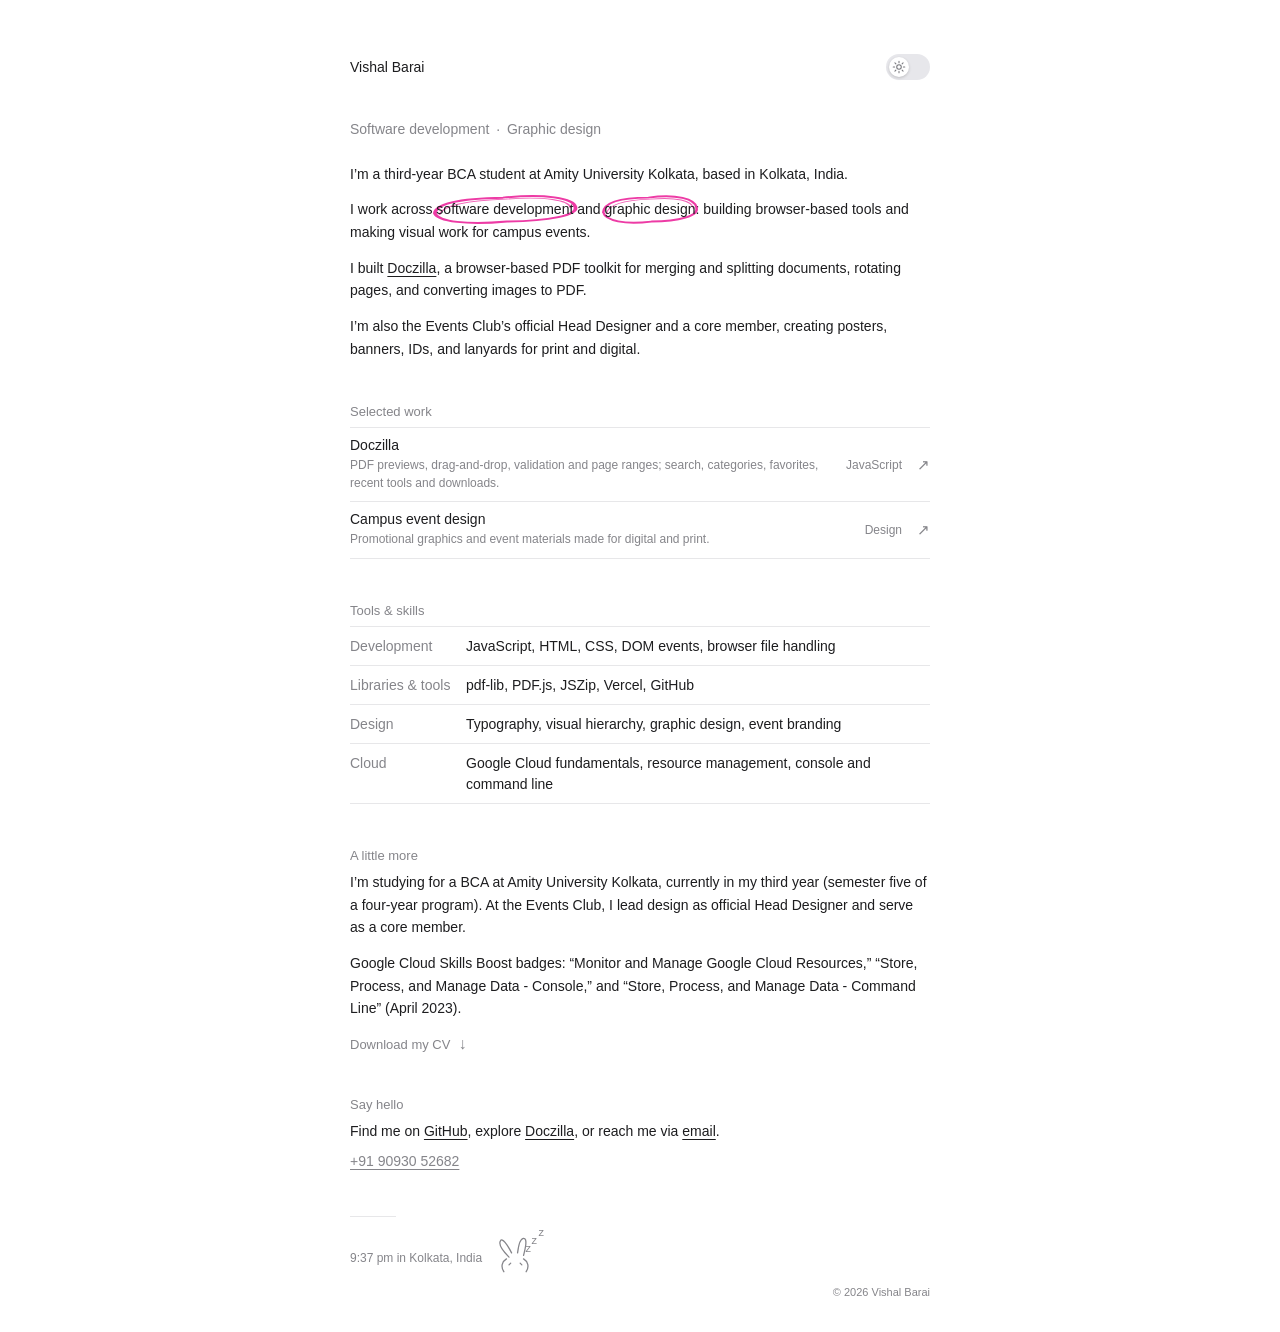
<file: my portfolio/index.html>
<!doctype html>
<html lang="en">
  <head>
    <meta charset="UTF-8" />
    <meta name="viewport" content="width=device-width, initial-scale=1.0" />
    <meta name="theme-color" content="#ffffff" />
    <meta
      name="description"
      content="Vishal Barai is a BCA student in Kolkata interested in software development and graphic design. Explore Doczilla and his campus design work."
    />
    <title>Vishal Barai — Software Development &amp; Graphic Design</title>
    <script>
      try {
        if (localStorage.getItem("portfolio-theme") === "dark") {
          document.documentElement.dataset.theme = "dark";
          document.querySelector('meta[name="theme-color"]').content = "#161617";
        }
      } catch (error) {
        console.error("Unable to restore the saved appearance preference.", error);
      }
    </script>
    <link rel="stylesheet" href="styles.css" />
    <script src="script.js" defer></script>
  </head>
  <body>
    <a class="skip-link" href="#main">Skip to content</a>
    <header class="site-header page-shell">
      <a class="wordmark" href="#top" id="top">Vishal Barai</a>
      <button class="theme-toggle" type="button" aria-label="Dark mode" aria-pressed="false" title="Switch to dark mode">
        <span class="theme-toggle-thumb" aria-hidden="true">
          <svg class="theme-icon theme-icon-sun" viewBox="0 0 20 20" fill="none">
            <circle cx="10" cy="10" r="3.25" />
            <path d="M10 1.75v2M10 16.25v2M18.25 10h-2M3.75 10h-2m14.08-5.83-1.42 1.42M5.59 14.41l-1.42 1.42m11.66 0-1.42-1.42M5.59 5.59 4.17 4.17" />
          </svg>
          <svg class="theme-icon theme-icon-moon" viewBox="0 0 20 20" fill="none">
            <path d="M16.4 12.35A7.1 7.1 0 0 1 7.65 3.6a7.1 7.1 0 1 0 8.75 8.75Z" />
          </svg>
        </span>
      </button>
    </header>

    <main class="page-shell" id="main">
      <section class="intro" aria-label="Introduction">
        <p class="intro-meta">Software development <span aria-hidden="true">·</span> Graphic design</p>
        <p>I’m a third-year BCA student at Amity University Kolkata, based in Kolkata, India.</p>
        <p>
          I work across
          <span class="hand-mark">software development<svg viewBox="0 0 100 44" preserveAspectRatio="none" aria-hidden="true"><path d="M5 23C6 10 23 5 49 6 76 2 94 10 95 21 97 32 78 38 51 37 25 40 7 34 5 23Z" /><path class="mark-second-stroke" d="M8 25C10 13 27 8 51 8 76 6 91 12 92 22" /></svg></span>
          and
          <span class="hand-mark">graphic design<svg viewBox="0 0 100 44" preserveAspectRatio="none" aria-hidden="true"><path d="M5 23C6 10 23 5 49 6 76 2 94 10 95 21 97 32 78 38 51 37 25 40 7 34 5 23Z" /><path class="mark-second-stroke" d="M8 25C10 13 27 8 51 8 76 6 91 12 92 22" /></svg></span>:
          building browser-based tools and making visual work for campus events.
        </p>
        <p>
          I built <a href="doczilla.html">Doczilla</a>,
          a browser-based PDF toolkit for merging and splitting documents, rotating pages, and converting images to PDF.
        </p>
        <p>
          I’m also the Events Club’s official Head Designer and a core member, creating posters, banners, IDs, and lanyards for print and digital.
        </p>
      </section>

      <section class="work-section" id="projects" aria-labelledby="work-heading">
        <h2 class="section-label" id="work-heading">Selected work</h2>
        <ul class="work-list">
          <li>
            <a class="work-row" href="doczilla.html">
              <span class="work-copy">
                <span class="work-title">Doczilla</span>
                <span class="work-detail">PDF previews, drag-and-drop, validation and page ranges; search, categories, favorites, recent tools and downloads.</span>
              </span>
              <span class="work-meta">JavaScript</span>
              <span class="work-arrow" aria-hidden="true">↗</span>
            </a>
          </li>
          <li>
            <a class="work-row" href="campus-design.html">
              <span class="work-copy">
                <span class="work-title">Campus event design</span>
                <span class="work-detail">Promotional graphics and event materials made for digital and print.</span>
              </span>
              <span class="work-meta">Design</span>
              <span class="work-arrow" aria-hidden="true">↗</span>
            </a>
          </li>
        </ul>
      </section>

      <section class="skills-section" aria-labelledby="skills-heading">
        <h2 class="section-label" id="skills-heading">Tools &amp; skills</h2>
        <dl class="skills-list">
          <div><dt>Development</dt><dd>JavaScript, HTML, CSS, DOM events, browser file handling</dd></div>
          <div><dt>Libraries &amp; tools</dt><dd>pdf-lib, PDF.js, JSZip, Vercel, GitHub</dd></div>
          <div><dt>Design</dt><dd>Typography, visual hierarchy, graphic design, event branding</dd></div>
          <div><dt>Cloud</dt><dd>Google Cloud fundamentals, resource management, console and command line</dd></div>
        </dl>
      </section>

      <section class="about-section" id="about" aria-labelledby="about-heading">
        <h2 class="section-label" id="about-heading">A little more</h2>
        <p>
          I’m studying for a BCA at Amity University Kolkata, currently in my third year (semester five of a four-year program).
          At the Events Club, I lead design as official Head Designer and serve as a core member.
        </p>
        <p>
          Google Cloud Skills Boost badges: “Monitor and Manage Google Cloud Resources,” “Store, Process, and Manage Data - Console,”
          and “Store, Process, and Manage Data - Command Line” (April 2023).
        </p>
        <a class="cv-link" href="Vishal_Barai_CV.pdf" download>Download my CV <span aria-hidden="true">↓</span></a>
      </section>

      <section class="contact-section" id="contact" aria-labelledby="contact-heading">
        <h2 class="section-label" id="contact-heading">Say hello</h2>
        <p>Find me on <a href="https://github.com/vixhaaal" target="_blank" rel="noreferrer">GitHub</a>, explore <a href="https://doczilla-one.vercel.app" target="_blank" rel="noreferrer">Doczilla</a>, or reach me via <a href="mailto:vixhalbarai@gmail.com">email</a>.</p>
        <p class="contact-phone"><a href="tel:+919093052682">+91 90930 52682</a></p>
      </section>

      <footer class="site-footer">
        <div class="footer-rule" aria-hidden="true"></div>
        <div class="local-time">
          <time id="kolkata-time" datetime="">Loading Kolkata time…</time>
          <span class="sleeping-bunny" aria-hidden="true">
            <svg viewBox="0 0 56 56">
              <g class="bunny-ears">
                <path d="M21 27c-5-5-13-14-10-19 2-4 8 4 13 14" />
                <path d="M31 22c1-8 3-17 7-17 5 0 2 12 0 20" />
              </g>
              <g class="bunny-face">
                <path d="M18 29c-5 3-7 9-3 15m23-15c5 3 7 9 3 15" />
                <path d="m21 36 2-2m11 0 2 2" />
              </g>
            </svg>
            <span class="sleep-z sleep-z-one">z</span>
            <span class="sleep-z sleep-z-two">z</span>
            <span class="sleep-z sleep-z-three">z</span>
          </span>
        </div>
        <div class="footer-meta">
          <span>© <span id="year">2026</span> Vishal Barai</span>
        </div>
      </footer>
    </main>
  </body>
</html>
</file>
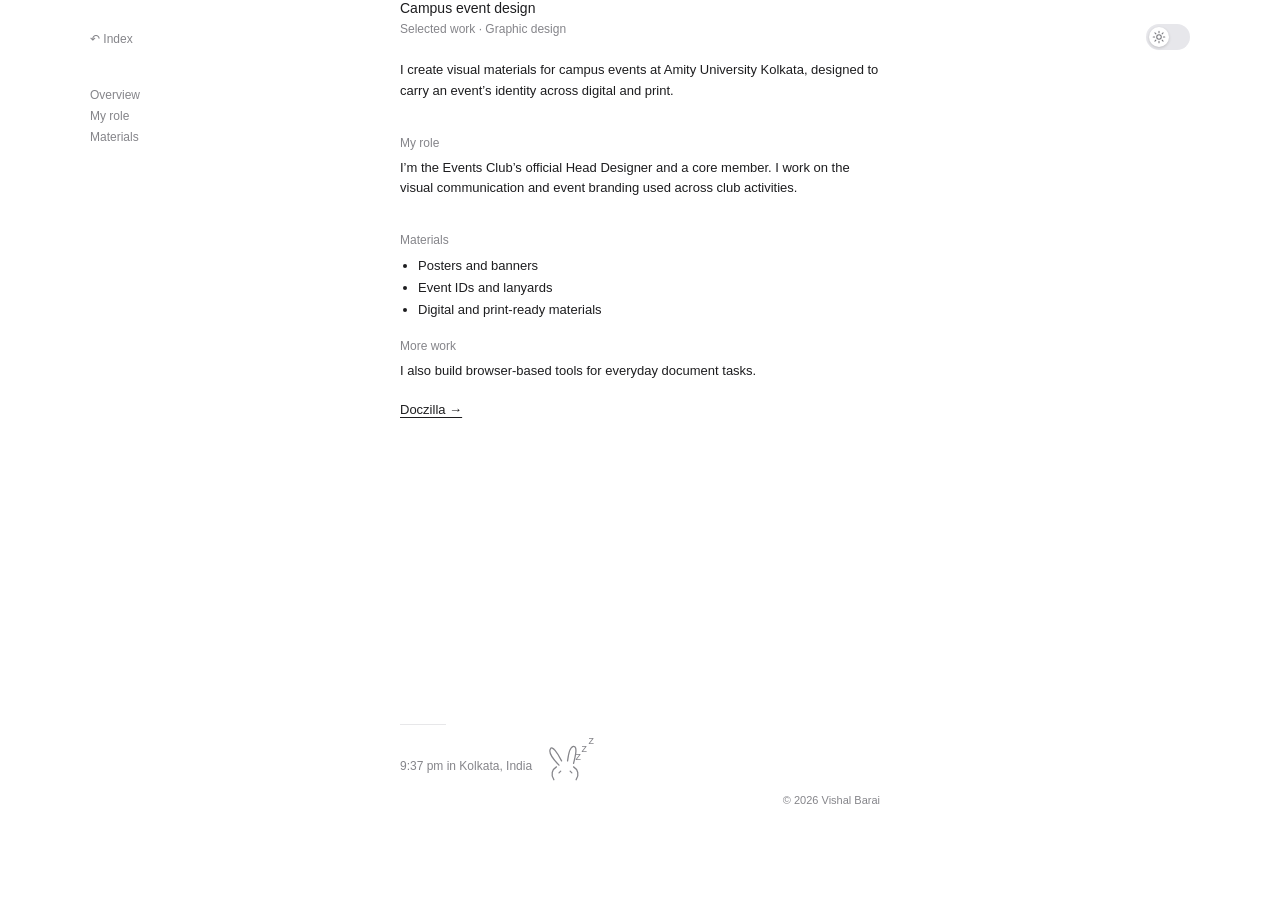
<file: my portfolio/campus-design.html>
<!doctype html>
<html lang="en">
  <head>
    <meta charset="UTF-8" />
    <meta name="viewport" content="width=device-width, initial-scale=1.0" />
    <meta name="theme-color" content="#ffffff" />
    <meta name="description" content="Campus event graphics and print materials by Vishal Barai for the Events Club at Amity University Kolkata." />
    <title>Campus Event Design — Vishal Barai</title>
    <script>
      try {
        if (localStorage.getItem("portfolio-theme") === "dark") {
          document.documentElement.dataset.theme = "dark";
          document.querySelector('meta[name="theme-color"]').content = "#161617";
        }
      } catch (error) {
        console.error("Unable to restore the saved appearance preference.", error);
      }
    </script>
    <link rel="stylesheet" href="styles.css" />
    <script src="script.js" defer></script>
  </head>
  <body>
    <a class="skip-link" href="#main">Skip to content</a>
    <button class="theme-toggle article-theme-toggle" type="button" aria-label="Dark mode" aria-pressed="false" title="Switch to dark mode">
      <span class="theme-toggle-thumb" aria-hidden="true">
        <svg class="theme-icon theme-icon-sun" viewBox="0 0 20 20"><circle cx="10" cy="10" r="3.25" /><path d="M10 1.75v2M10 16.25v2M18.25 10h-2M3.75 10h-2m14.08-5.83-1.42 1.42M5.59 14.41l-1.42 1.42m11.66 0-1.42-1.42M5.59 5.59 4.17 4.17" /></svg>
        <svg class="theme-icon theme-icon-moon" viewBox="0 0 20 20"><path d="M16.4 12.35A7.1 7.1 0 0 1 7.65 3.6a7.1 7.1 0 1 0 8.75 8.75Z" /></svg>
      </span>
    </button>

    <main class="article-shell" id="main">
      <aside class="article-aside" aria-label="Page navigation">
        <a class="article-back" href="index.html">↶ Index</a>
        <nav class="article-toc" aria-label="On this page">
          <a href="#overview">Overview</a>
          <a href="#role">My role</a>
          <a href="#materials">Materials</a>
        </nav>
      </aside>

      <article class="article-main">
        <header>
          <h1 class="article-title">Campus event design</h1>
          <p class="article-meta">Selected work · Graphic design</p>
        </header>
        <section id="overview">
          <p class="article-lead">
            I create visual materials for campus events at Amity University Kolkata, designed to carry an event’s identity across digital and print.
          </p>
        </section>
        <section class="article-section" id="role">
          <h2>My role</h2>
          <p>I’m the Events Club’s official Head Designer and a core member. I work on the visual communication and event branding used across club activities.</p>
        </section>
        <section class="article-section" id="materials">
          <h2>Materials</h2>
          <ul class="article-list">
            <li>Posters and banners</li>
            <li>Event IDs and lanyards</li>
            <li>Digital and print-ready materials</li>
          </ul>
        </section>
        <section class="article-section">
          <h2>More work</h2>
          <p>I also build browser-based tools for everyday document tasks.</p>
          <a class="article-link" href="doczilla.html">Doczilla →</a>
        </section>
      </article>
    </main>

    <div class="article-footer">
      <footer class="site-footer">
        <div class="footer-rule" aria-hidden="true"></div>
        <div class="local-time">
          <time id="kolkata-time" datetime="">Loading Kolkata time…</time>
          <span class="sleeping-bunny" aria-hidden="true">
            <svg viewBox="0 0 56 56">
              <g class="bunny-ears"><path d="M21 27c-5-5-13-14-10-19 2-4 8 4 13 14" /><path d="M31 22c1-8 3-17 7-17 5 0 2 12 0 20" /></g>
              <g class="bunny-face"><path d="M18 29c-5 3-7 9-3 15m23-15c5 3 7 9 3 15" /><path d="m21 36 2-2m11 0 2 2" /></g>
            </svg>
            <span class="sleep-z sleep-z-one">z</span><span class="sleep-z sleep-z-two">z</span><span class="sleep-z sleep-z-three">z</span>
          </span>
        </div>
        <div class="footer-meta"><span>© <span id="year">2026</span> Vishal Barai</span></div>
      </footer>
    </div>
  </body>
</html>
</file>
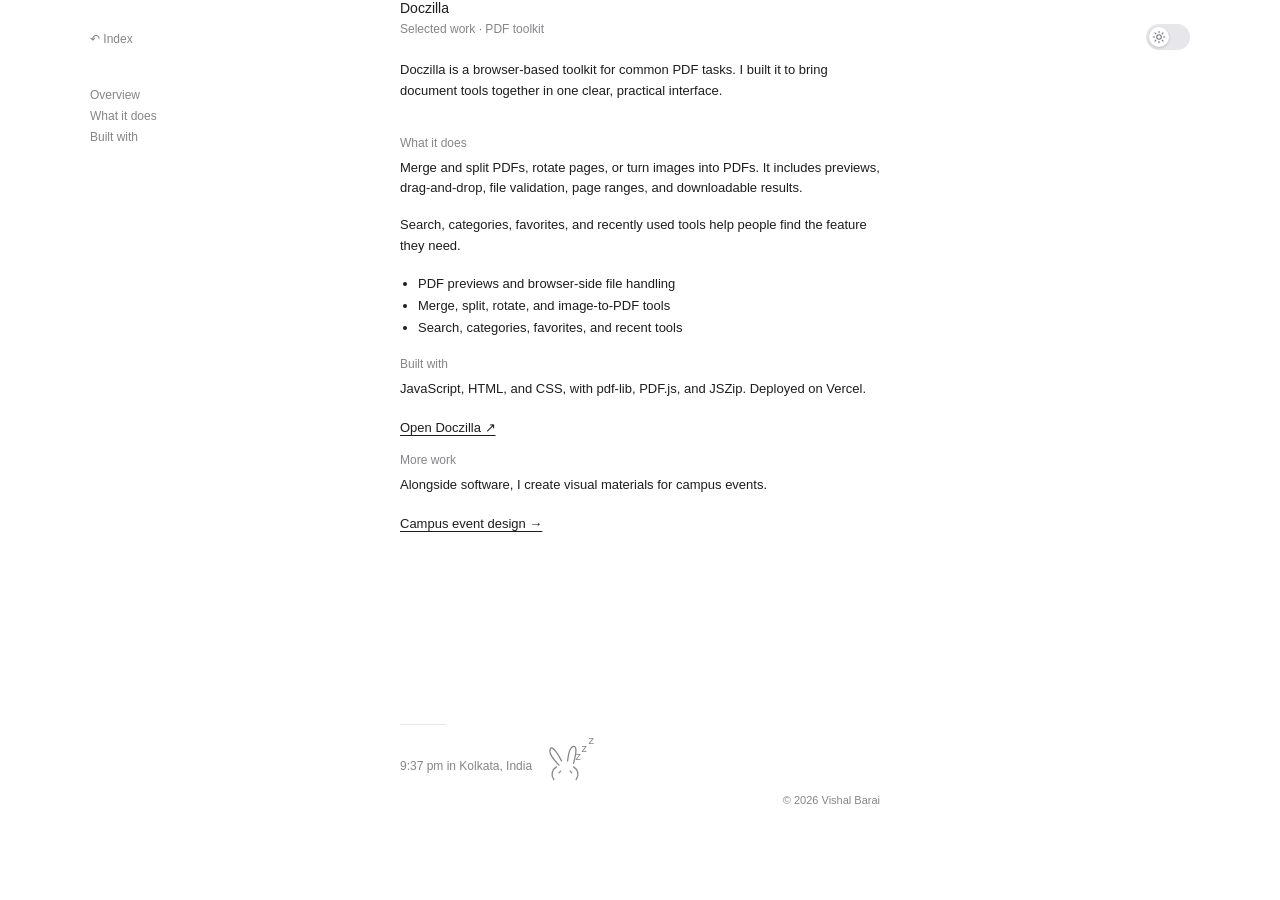
<file: my portfolio/doczilla.html>
<!doctype html>
<html lang="en">
  <head>
    <meta charset="UTF-8" />
    <meta name="viewport" content="width=device-width, initial-scale=1.0" />
    <meta name="theme-color" content="#ffffff" />
    <meta name="description" content="Doczilla is a browser-based PDF toolkit built by Vishal Barai." />
    <title>Doczilla — Vishal Barai</title>
    <script>
      try {
        if (localStorage.getItem("portfolio-theme") === "dark") {
          document.documentElement.dataset.theme = "dark";
          document.querySelector('meta[name="theme-color"]').content = "#161617";
        }
      } catch (error) {
        console.error("Unable to restore the saved appearance preference.", error);
      }
    </script>
    <link rel="stylesheet" href="styles.css" />
    <script src="script.js" defer></script>
  </head>
  <body>
    <a class="skip-link" href="#main">Skip to content</a>
    <button class="theme-toggle article-theme-toggle" type="button" aria-label="Dark mode" aria-pressed="false" title="Switch to dark mode">
      <span class="theme-toggle-thumb" aria-hidden="true">
        <svg class="theme-icon theme-icon-sun" viewBox="0 0 20 20"><circle cx="10" cy="10" r="3.25" /><path d="M10 1.75v2M10 16.25v2M18.25 10h-2M3.75 10h-2m14.08-5.83-1.42 1.42M5.59 14.41l-1.42 1.42m11.66 0-1.42-1.42M5.59 5.59 4.17 4.17" /></svg>
        <svg class="theme-icon theme-icon-moon" viewBox="0 0 20 20"><path d="M16.4 12.35A7.1 7.1 0 0 1 7.65 3.6a7.1 7.1 0 1 0 8.75 8.75Z" /></svg>
      </span>
    </button>

    <main class="article-shell" id="main">
      <aside class="article-aside" aria-label="Page navigation">
        <a class="article-back" href="index.html">↶ Index</a>
        <nav class="article-toc" aria-label="On this page">
          <a href="#overview">Overview</a>
          <a href="#features">What it does</a>
          <a href="#built-with">Built with</a>
        </nav>
      </aside>

      <article class="article-main">
        <header>
          <h1 class="article-title">Doczilla</h1>
          <p class="article-meta">Selected work · PDF toolkit</p>
        </header>
        <section id="overview">
          <p class="article-lead">
            Doczilla is a browser-based toolkit for common PDF tasks. I built it to bring document tools together in one clear, practical interface.
          </p>
        </section>
        <section class="article-section" id="features">
          <h2>What it does</h2>
          <p>Merge and split PDFs, rotate pages, or turn images into PDFs. It includes previews, drag-and-drop, file validation, page ranges, and downloadable results.</p>
          <p>Search, categories, favorites, and recently used tools help people find the feature they need.</p>
          <ul class="article-list">
            <li>PDF previews and browser-side file handling</li>
            <li>Merge, split, rotate, and image-to-PDF tools</li>
            <li>Search, categories, favorites, and recent tools</li>
          </ul>
        </section>
        <section class="article-section" id="built-with">
          <h2>Built with</h2>
          <p>JavaScript, HTML, and CSS, with pdf-lib, PDF.js, and JSZip. Deployed on Vercel.</p>
          <a class="article-link" href="https://doczilla-one.vercel.app" target="_blank" rel="noreferrer">Open Doczilla ↗</a>
        </section>
        <section class="article-section">
          <h2>More work</h2>
          <p>Alongside software, I create visual materials for campus events.</p>
          <a class="article-link" href="campus-design.html">Campus event design →</a>
        </section>
      </article>
    </main>

    <div class="article-footer">
      <footer class="site-footer">
        <div class="footer-rule" aria-hidden="true"></div>
        <div class="local-time">
          <time id="kolkata-time" datetime="">Loading Kolkata time…</time>
          <span class="sleeping-bunny" aria-hidden="true">
            <svg viewBox="0 0 56 56">
              <g class="bunny-ears"><path d="M21 27c-5-5-13-14-10-19 2-4 8 4 13 14" /><path d="M31 22c1-8 3-17 7-17 5 0 2 12 0 20" /></g>
              <g class="bunny-face"><path d="M18 29c-5 3-7 9-3 15m23-15c5 3 7 9 3 15" /><path d="m21 36 2-2m11 0 2 2" /></g>
            </svg>
            <span class="sleep-z sleep-z-one">z</span><span class="sleep-z sleep-z-two">z</span><span class="sleep-z sleep-z-three">z</span>
          </span>
        </div>
        <div class="footer-meta"><span>© <span id="year">2026</span> Vishal Barai</span></div>
      </footer>
    </div>
  </body>
</html>
</file>
<file: my portfolio/styles.css>
:root {
  color-scheme: light;
  --paper: #fff;
  --ink: #1d1d1f;
  --muted: #85858a;
  --line: #e7e7e9;
  --accent: #06c;
  --marker: #ed3ba5;
  --toggle-track: #e7e7eb;
  --toggle-thumb: #fff;
  --bunny-fill: #f5f5f7;
  --sans: -apple-system, BlinkMacSystemFont, "SF Pro Text", "Helvetica Neue", Arial, sans-serif;
  --page-width: 580px;
}

:root[data-theme="dark"] {
  color-scheme: dark;
  --paper: #161617;
  --ink: #f5f5f7;
  --muted: #a1a1a6;
  --line: #38383d;
  --accent: #2997ff;
  --marker: #ff64be;
  --toggle-track: #3a3a3c;
  --toggle-thumb: #f5f5f7;
  --bunny-fill: #242427;
}

* { box-sizing: border-box; }

html {
  scroll-behavior: smooth;
  scroll-padding-top: 24px;
}

body {
  margin: 0;
  background: var(--paper);
  color: var(--ink);
  font-family: var(--sans);
  font-size: 14px;
  -webkit-font-smoothing: antialiased;
  transition: background-color .4s ease, color .4s ease;
}

a { color: inherit; }
button { font: inherit; }

.page-shell {
  width: min(var(--page-width), calc(100% - 48px));
  margin-inline: auto;
}

.skip-link {
  position: absolute;
  z-index: 30;
  top: 8px;
  left: 8px;
  padding: 8px 12px;
  transform: translateY(-150%);
  background: var(--ink);
  color: var(--paper);
}

.skip-link:focus { transform: translateY(0); }

.site-header {
  display: flex;
  min-height: 58px;
  align-items: center;
  justify-content: space-between;
  padding-top: 54px;
  margin-bottom: 38px;
}

.wordmark {
  width: fit-content;
  color: var(--ink);
  font-size: 14px;
  font-weight: 500;
  text-decoration: none;
}

.theme-toggle {
  position: relative;
  display: flex;
  width: 44px;
  height: 26px;
  align-items: center;
  padding: 3px;
  border: 0;
  border-radius: 999px;
  background: var(--toggle-track);
  cursor: pointer;
  -webkit-tap-highlight-color: transparent;
  transition: background-color .4s ease, box-shadow .25s ease;
}

.theme-toggle:hover { box-shadow: 0 0 0 4px color-mix(in srgb, var(--accent) 10%, transparent); }
.theme-toggle:focus-visible { outline: 2px solid var(--accent); outline-offset: 3px; }

.theme-toggle-thumb {
  position: relative;
  display: grid;
  width: 20px;
  height: 20px;
  place-items: center;
  border-radius: 50%;
  background: var(--toggle-thumb);
  box-shadow: 0 1px 3px rgb(0 0 0 / 18%);
  transform: translateX(0);
  transition: background-color .4s ease, transform .5s cubic-bezier(.2, .8, .2, 1);
}

.theme-icon {
  position: absolute;
  width: 14px;
  height: 14px;
  fill: none;
  stroke: #77777c;
  stroke-linecap: round;
  stroke-linejoin: round;
  stroke-width: 1.5;
  transition: opacity .25s ease, transform .45s cubic-bezier(.2, .8, .2, 1);
}

.theme-icon-sun { opacity: 1; transform: rotate(0) scale(1); }
.theme-icon-moon { opacity: 0; transform: rotate(-45deg) scale(.7); }
:root[data-theme="dark"] .theme-toggle-thumb { transform: translateX(18px); }
:root[data-theme="dark"] .theme-icon-sun { opacity: 0; transform: rotate(45deg) scale(.7); }
:root[data-theme="dark"] .theme-icon-moon { opacity: 1; transform: rotate(0) scale(1); }

.intro {
  font-size: 14px;
  line-height: 1.62;
}

.intro p { margin: 0 0 13px; }
.intro p:last-child { margin-bottom: 0; }
.intro-meta { margin-bottom: 22px !important; color: var(--muted); }
.intro-meta span { padding-inline: 3px; }

.intro a,
.about-section a:not(.cv-link),
.contact-section a {
  text-decoration-thickness: 1px;
  text-underline-offset: 3px;
  transition: color .2s ease;
}

.intro a:hover,
.about-section a:not(.cv-link):hover,
.contact-section a:hover { color: var(--accent); }

.hand-mark {
  position: relative;
  display: inline-block;
  z-index: 0;
  white-space: nowrap;
}

.hand-mark svg {
  position: absolute;
  z-index: -1;
  top: -25%;
  left: -7%;
  width: 114%;
  height: 150%;
  overflow: visible;
  transform: rotate(-2deg);
  pointer-events: none;
}

.hand-mark svg path {
  fill: none;
  stroke: var(--marker);
  stroke-linecap: round;
  stroke-linejoin: round;
  stroke-width: 2.4;
  stroke-dasharray: 340;
  stroke-dashoffset: 340;
  animation: draw-circle .9s cubic-bezier(.45, 0, .1, 1) .25s forwards;
}

.hand-mark svg .mark-second-stroke {
  stroke-width: 1.2;
  opacity: .8;
  stroke-dasharray: 250;
  stroke-dashoffset: 250;
  animation-delay: .4s;
}

@keyframes draw-circle { to { stroke-dashoffset: 0; } }

.work-section,
.skills-section,
.about-section,
.contact-section {
  margin-top: 44px;
}

.section-label {
  margin: 0 0 8px;
  color: var(--muted);
  font-size: 13px;
  font-weight: 400;
}

.work-list {
  margin: 0;
  padding: 0;
  border-top: 1px solid var(--line);
  list-style: none;
}

.work-list li { border-bottom: 1px solid var(--line); }

.work-row {
  display: grid;
  min-height: 48px;
  padding: 9px 0;
  grid-template-columns: minmax(0, 1fr) auto 16px;
  align-items: center;
  gap: 12px;
  color: inherit;
  text-decoration: none;
  transition: padding .25s ease, color .25s ease;
}

.work-row:hover { padding-inline: 4px; color: var(--accent); }
.work-copy { display: grid; min-width: 0; gap: 4px; }
.work-title { font-size: 14px; }
.work-detail { color: var(--muted); font-size: 12px; line-height: 1.45; }
.work-meta { color: var(--muted); font-size: 12px; white-space: nowrap; }
.work-arrow { justify-self: end; color: var(--muted); font-size: 15px; }
.work-row:hover .work-arrow { color: var(--accent); }

.skills-list {
  margin: 0;
  padding: 0;
  border-top: 1px solid var(--line);
}

.skills-list > div {
  display: grid;
  padding: 9px 0;
  border-bottom: 1px solid var(--line);
  grid-template-columns: 102px minmax(0, 1fr);
  gap: 14px;
  line-height: 1.45;
}

.skills-list dt { color: var(--muted); }
.skills-list dd { margin: 0; }

.about-section p,
.contact-section p {
  margin: 0 0 13px;
  color: var(--ink);
  font-size: 14px;
  line-height: 1.62;
}

.cv-link {
  display: inline-flex;
  margin-top: 2px;
  gap: 8px;
  align-items: center;
  color: var(--muted);
  font-size: 13px;
  text-decoration: none;
  transition: color .2s ease;
}

.cv-link:hover { color: var(--accent); }
.cv-link span { font-size: 16px; }
.contact-section { margin-bottom: 0; }
.contact-phone { margin-top: -6px !important; }
.contact-phone a { color: var(--muted); }

.site-footer {
  margin-top: 44px;
  padding-bottom: 34px;
}

.footer-rule {
  width: 46px;
  border-top: 1px solid var(--line);
}

.local-time {
  display: flex;
  min-height: 56px;
  margin-top: 13px;
  align-items: center;
  gap: 7px;
  color: var(--muted);
  font-size: 12px;
}

.local-time time { font-variant-numeric: tabular-nums; }

.sleeping-bunny {
  position: relative;
  display: inline-block;
  width: 52px;
  height: 48px;
  color: var(--muted);
}

.sleeping-bunny svg { width: 52px; height: 48px; overflow: visible; }
.sleeping-bunny svg path { fill: none; stroke: currentColor; stroke-linecap: round; stroke-linejoin: round; stroke-width: 1.5; }
.bunny-ears { transform-box: view-box; transform-origin: 28px 25px; animation: ear-rest 4.2s ease-in-out infinite; }
.bunny-face { transform-box: view-box; transform-origin: 28px 37px; animation: bunny-breathe 3s ease-in-out infinite; }

.sleep-z {
  position: absolute;
  z-index: 1;
  color: var(--muted);
  font-size: 11px;
  font-weight: 500;
  line-height: 1;
  animation: snore 2.6s ease-in-out infinite;
}

.sleep-z-one { top: 9px; right: 10px; }
.sleep-z-two { top: 1px; right: 4px; animation-delay: .55s; }
.sleep-z-three { top: -7px; right: -3px; animation-delay: 1.1s; }

@keyframes bunny-breathe {
  0%, 100% { transform: scaleY(1); }
  50% { transform: scaleY(1.035); }
}

@keyframes ear-rest {
  0%, 100% { rotate: 0deg; }
  50% { rotate: 1.5deg; }
}

@keyframes snore {
  0% { opacity: 0; transform: translate(0, 5px) scale(.8); }
  25% { opacity: 1; }
  80% { opacity: .75; }
  100% { opacity: 0; transform: translate(7px, -15px) scale(1.15); }
}

.footer-meta {
  display: flex;
  justify-content: space-between;
  color: var(--muted);
  font-size: 11px;
}

.footer-meta span { margin-left: auto; }

@media (max-width: 600px) {
  .page-shell { width: calc(100% - 40px); }
  .site-header { padding-top: 30px; margin-bottom: 34px; }
  .work-section,
  .skills-section,
  .about-section,
  .contact-section { margin-top: 38px; }
  .work-row { grid-template-columns: minmax(0, 1fr) auto 14px; gap: 8px; }
  .work-meta { font-size: 11px; }
  .work-detail { max-width: 320px; }
  .skills-list > div { grid-template-columns: 88px minmax(0, 1fr); gap: 10px; }
  .site-footer { margin-top: 40px; }
}

.article-theme-toggle {
  position: fixed;
  z-index: 20;
  top: 24px;
  right: max(24px, calc((100vw - 1100px) / 2));
}

.article-shell {
  display: grid;
  width: min(1100px, calc(100% - 96px));
  min-height: calc(100vh - 220px);
  margin: 0 auto;
  grid-template-columns: minmax(180px, 1fr) minmax(0, 480px) minmax(180px, 1fr);
  align-items: start;
  gap: 34px;
}

.article-footer {
  display: grid;
  width: min(1100px, calc(100% - 96px));
  margin: 0 auto;
  grid-template-columns: minmax(180px, 1fr) minmax(0, 480px) minmax(180px, 1fr);
  gap: 34px;
}

.article-footer .site-footer { grid-column: 2; }

@media (max-width: 1024px) and (min-width: 761px) {
  .article-shell,
  .article-footer {
    width: calc(100% - 48px);
    grid-template-columns: minmax(160px, clamp(160px, calc(50vw - 300px), 276px)) minmax(0, 480px) minmax(0, 1fr);
    gap: 24px;
  }
}

.article-aside {
  position: sticky;
  top: 32px;
  color: var(--muted);
  font-size: 12px;
}

.article-back {
  display: inline-block;
  margin-bottom: 42px;
  color: var(--muted);
  text-decoration: none;
  transition: color .2s ease;
}

.article-back:hover,
.article-toc a:hover { color: var(--ink); }
.article-toc { display: grid; gap: 7px; }
.article-toc a { color: var(--muted); text-decoration: none; transition: color .2s ease; }
.article-main { min-width: 0; padding-top: 0; }
.article-title { margin: 0 0 6px; font-size: 14px; font-weight: 500; }
.article-meta { margin: 0 0 24px; color: var(--muted); font-size: 12px; }
.article-lead,
.article-section p {
  margin: 0 0 16px;
  font-size: 13px;
  line-height: 1.6;
}

.article-section { padding-top: 18px; }
.article-section h2 { margin: 0 0 8px; color: var(--muted); font-size: 12px; font-weight: 400; }
.article-list { margin: 0; padding-left: 18px; font-size: 13px; line-height: 1.7; }
.article-link { display: inline-block; margin-top: 4px; font-size: 13px; text-underline-offset: 3px; }

@media (max-width: 760px) {
  .article-shell {
    display: block;
    width: min(580px, calc(100% - 40px));
    min-height: 0;
  }
  .article-theme-toggle { top: 18px; right: 20px; }
  .article-footer {
    display: block;
    width: min(580px, calc(100% - 40px));
  }
  .article-aside { position: static; margin-bottom: 28px; }
  .article-back { margin-bottom: 14px; }
  .article-toc {
    display: flex;
    overflow-x: auto;
    padding-bottom: 4px;
    gap: 16px;
    white-space: nowrap;
    scrollbar-width: thin;
  }
  .article-title { font-size: 14px; }
  .article-main { padding-top: 0; }
}

@media (prefers-reduced-motion: reduce) {
  *,
  *::before,
  *::after {
    scroll-behavior: auto !important;
    animation-duration: .01ms !important;
    animation-iteration-count: 1 !important;
    transition-duration: .01ms !important;
  }

  .hand-mark svg path { stroke-dashoffset: 0; }
}
</file>
